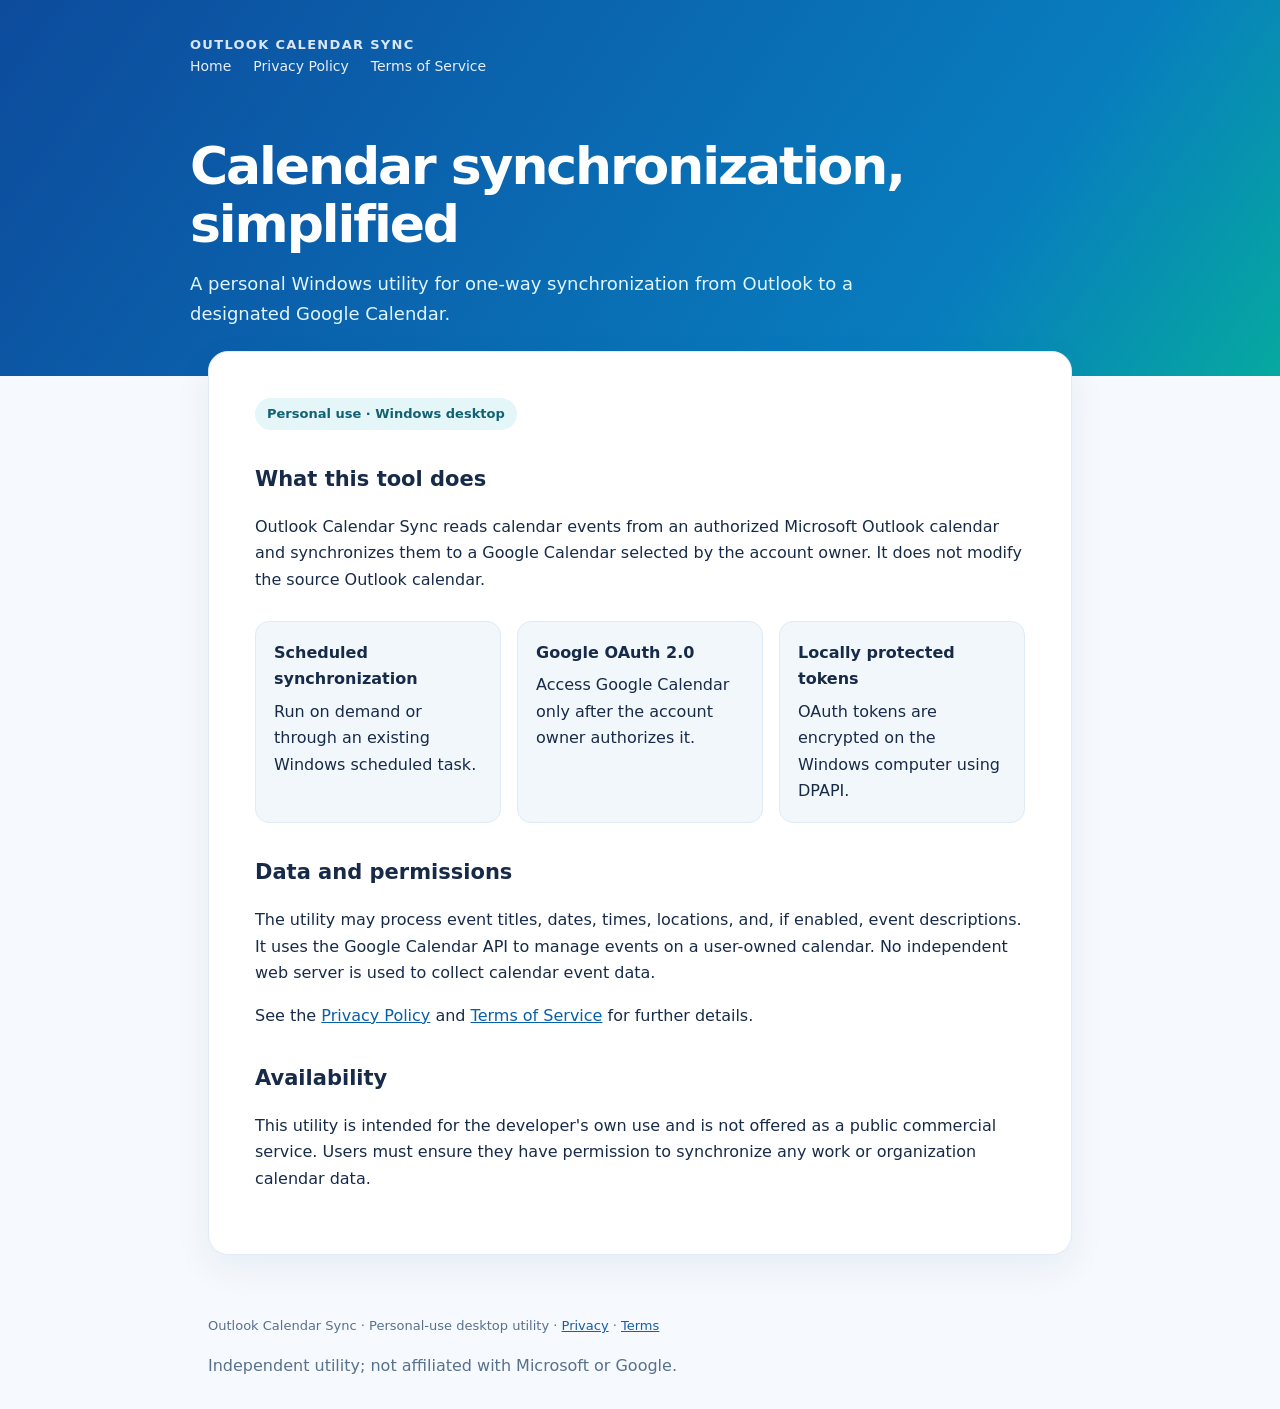
<file: index.html>
<!doctype html><html lang="en"><head><meta charset="utf-8"><meta name="viewport" content="width=device-width,initial-scale=1"><meta name="description" content="A personal Windows utility for one-way synchronization from Outlook to a designated Google Calendar."><title>Calendar synchronization, simplified | Outlook Calendar Sync</title><link rel="stylesheet" href="style.css"></head><body><header><div class="brand">Outlook Calendar Sync</div><nav aria-label="Main navigation"><a href="index.html">Home</a><a href="privacy.html">Privacy Policy</a><a href="terms.html">Terms of Service</a></nav><h1>Calendar synchronization, simplified</h1><p>A personal Windows utility for one-way synchronization from Outlook to a designated Google Calendar.</p></header><main><article class="panel"><span class="chip">Personal use · Windows desktop</span><h2>What this tool does</h2><p>Outlook Calendar Sync reads calendar events from an authorized Microsoft Outlook calendar and synchronizes them to a Google Calendar selected by the account owner. It does not modify the source Outlook calendar.</p><div class="columns"><div class="item"><strong>Scheduled synchronization</strong>Run on demand or through an existing Windows scheduled task.</div><div class="item"><strong>Google OAuth 2.0</strong>Access Google Calendar only after the account owner authorizes it.</div><div class="item"><strong>Locally protected tokens</strong>OAuth tokens are encrypted on the Windows computer using DPAPI.</div></div><h2>Data and permissions</h2><p>The utility may process event titles, dates, times, locations, and, if enabled, event descriptions. It uses the Google Calendar API to manage events on a user-owned calendar. No independent web server is used to collect calendar event data.</p><p>See the <a href="privacy.html">Privacy Policy</a> and <a href="terms.html">Terms of Service</a> for further details.</p><h2>Availability</h2><p>This utility is intended for the developer's own use and is not offered as a public commercial service. Users must ensure they have permission to synchronize any work or organization calendar data.</p></article></main><footer>Outlook Calendar Sync · Personal-use desktop utility · <a href="privacy.html">Privacy</a> · <a href="terms.html">Terms</a><p>Independent utility; not affiliated with Microsoft or Google.</p></footer></body></html>
</file>
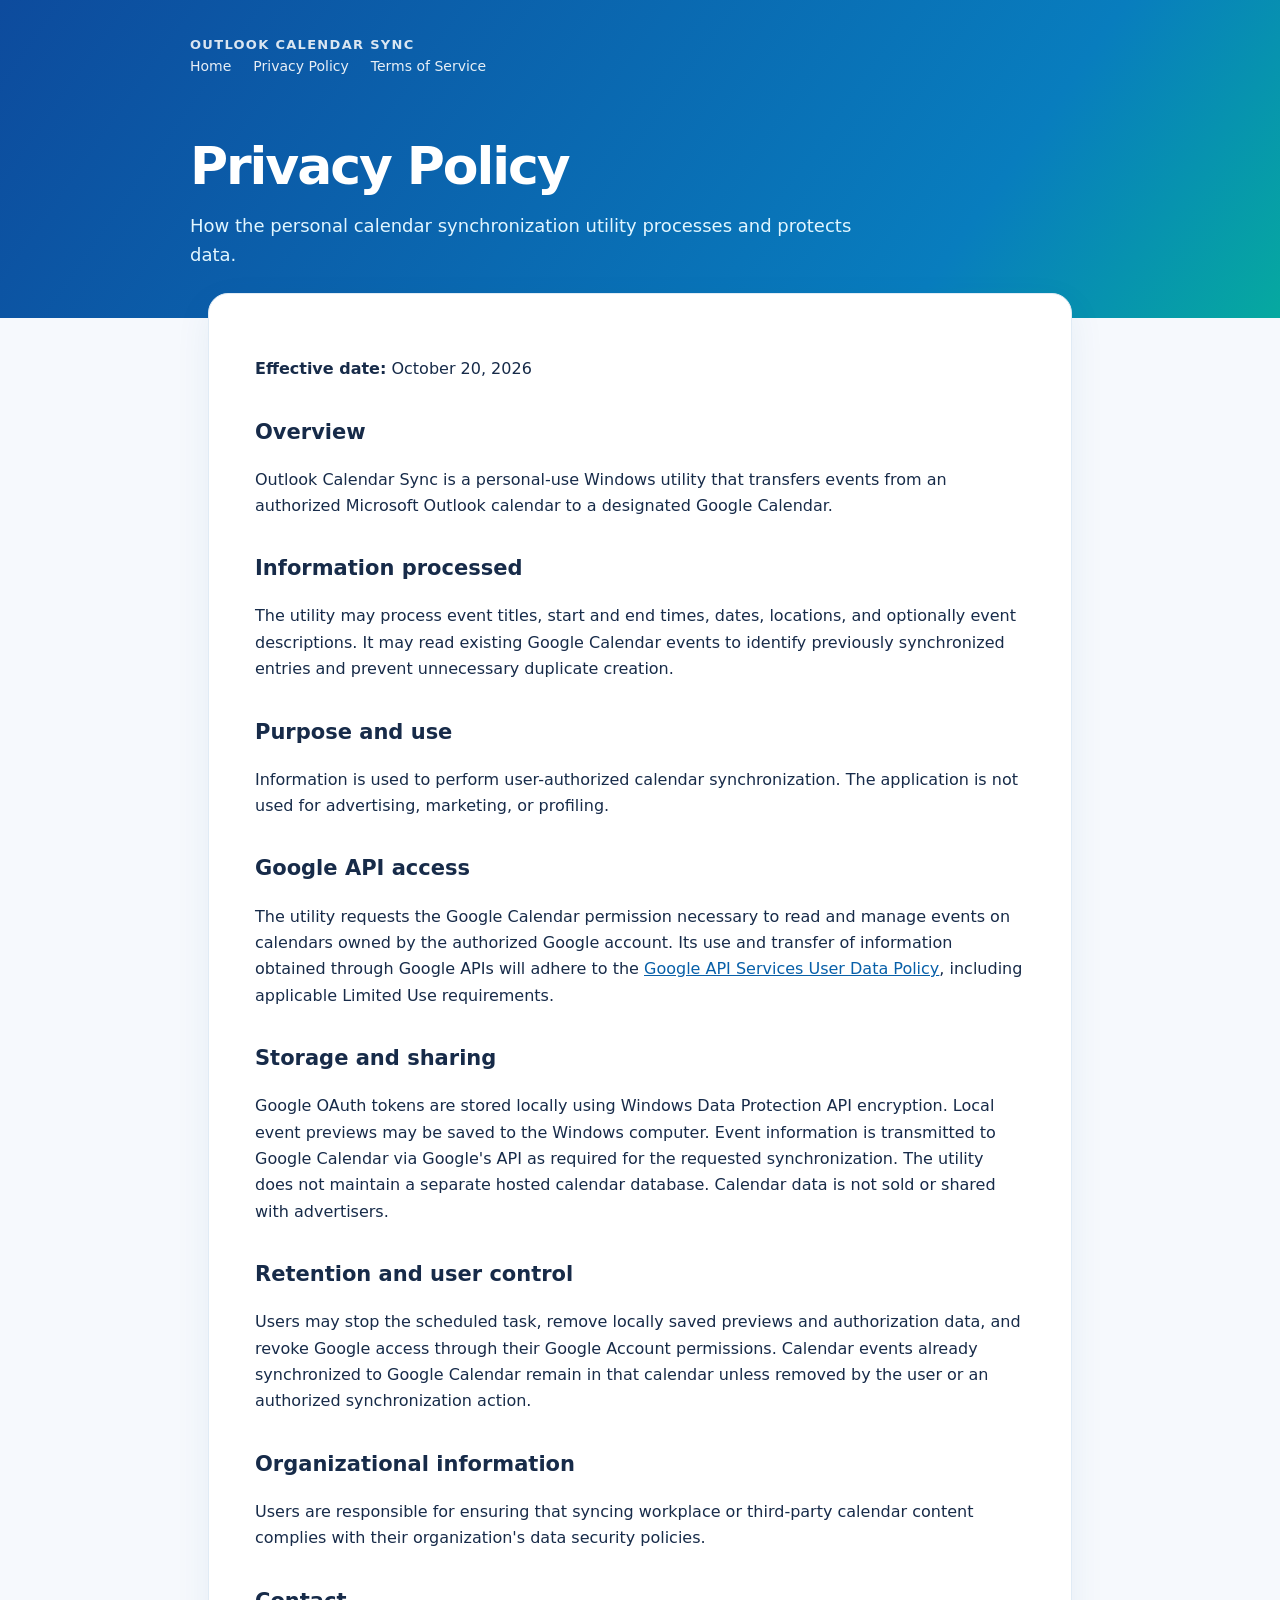
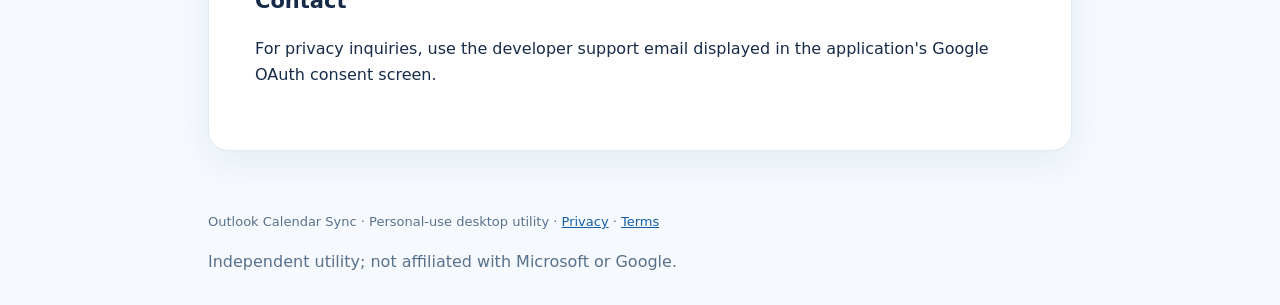
<file: privacy.html>
<!doctype html><html lang="en"><head><meta charset="utf-8"><meta name="viewport" content="width=device-width,initial-scale=1"><meta name="description" content="How the personal calendar synchronization utility processes and protects data."><title>Privacy Policy | Outlook Calendar Sync</title><link rel="stylesheet" href="style.css"></head><body><header><div class="brand">Outlook Calendar Sync</div><nav aria-label="Main navigation"><a href="index.html">Home</a><a href="privacy.html">Privacy Policy</a><a href="terms.html">Terms of Service</a></nav><h1>Privacy Policy</h1><p>How the personal calendar synchronization utility processes and protects data.</p></header><main><article class="panel"><p><strong>Effective date:</strong> October 20, 2026</p><h2>Overview</h2><p>Outlook Calendar Sync is a personal-use Windows utility that transfers events from an authorized Microsoft Outlook calendar to a designated Google Calendar.</p><h2>Information processed</h2><p>The utility may process event titles, start and end times, dates, locations, and optionally event descriptions. It may read existing Google Calendar events to identify previously synchronized entries and prevent unnecessary duplicate creation.</p><h2>Purpose and use</h2><p>Information is used to perform user-authorized calendar synchronization. The application is not used for advertising, marketing, or profiling.</p><h2>Google API access</h2><p>The utility requests the Google Calendar permission necessary to read and manage events on calendars owned by the authorized Google account. Its use and transfer of information obtained through Google APIs will adhere to the <a href="https://developers.google.com/terms/api-services-user-data-policy">Google API Services User Data Policy</a>, including applicable Limited Use requirements.</p><h2>Storage and sharing</h2><p>Google OAuth tokens are stored locally using Windows Data Protection API encryption. Local event previews may be saved to the Windows computer. Event information is transmitted to Google Calendar via Google's API as required for the requested synchronization. The utility does not maintain a separate hosted calendar database. Calendar data is not sold or shared with advertisers.</p><h2>Retention and user control</h2><p>Users may stop the scheduled task, remove locally saved previews and authorization data, and revoke Google access through their Google Account permissions. Calendar events already synchronized to Google Calendar remain in that calendar unless removed by the user or an authorized synchronization action.</p><h2>Organizational information</h2><p>Users are responsible for ensuring that syncing workplace or third-party calendar content complies with their organization's data security policies.</p><h2>Contact</h2><p>For privacy inquiries, use the developer support email displayed in the application's Google OAuth consent screen.</p></article></main><footer>Outlook Calendar Sync · Personal-use desktop utility · <a href="privacy.html">Privacy</a> · <a href="terms.html">Terms</a><p>Independent utility; not affiliated with Microsoft or Google.</p></footer></body></html>
</file>
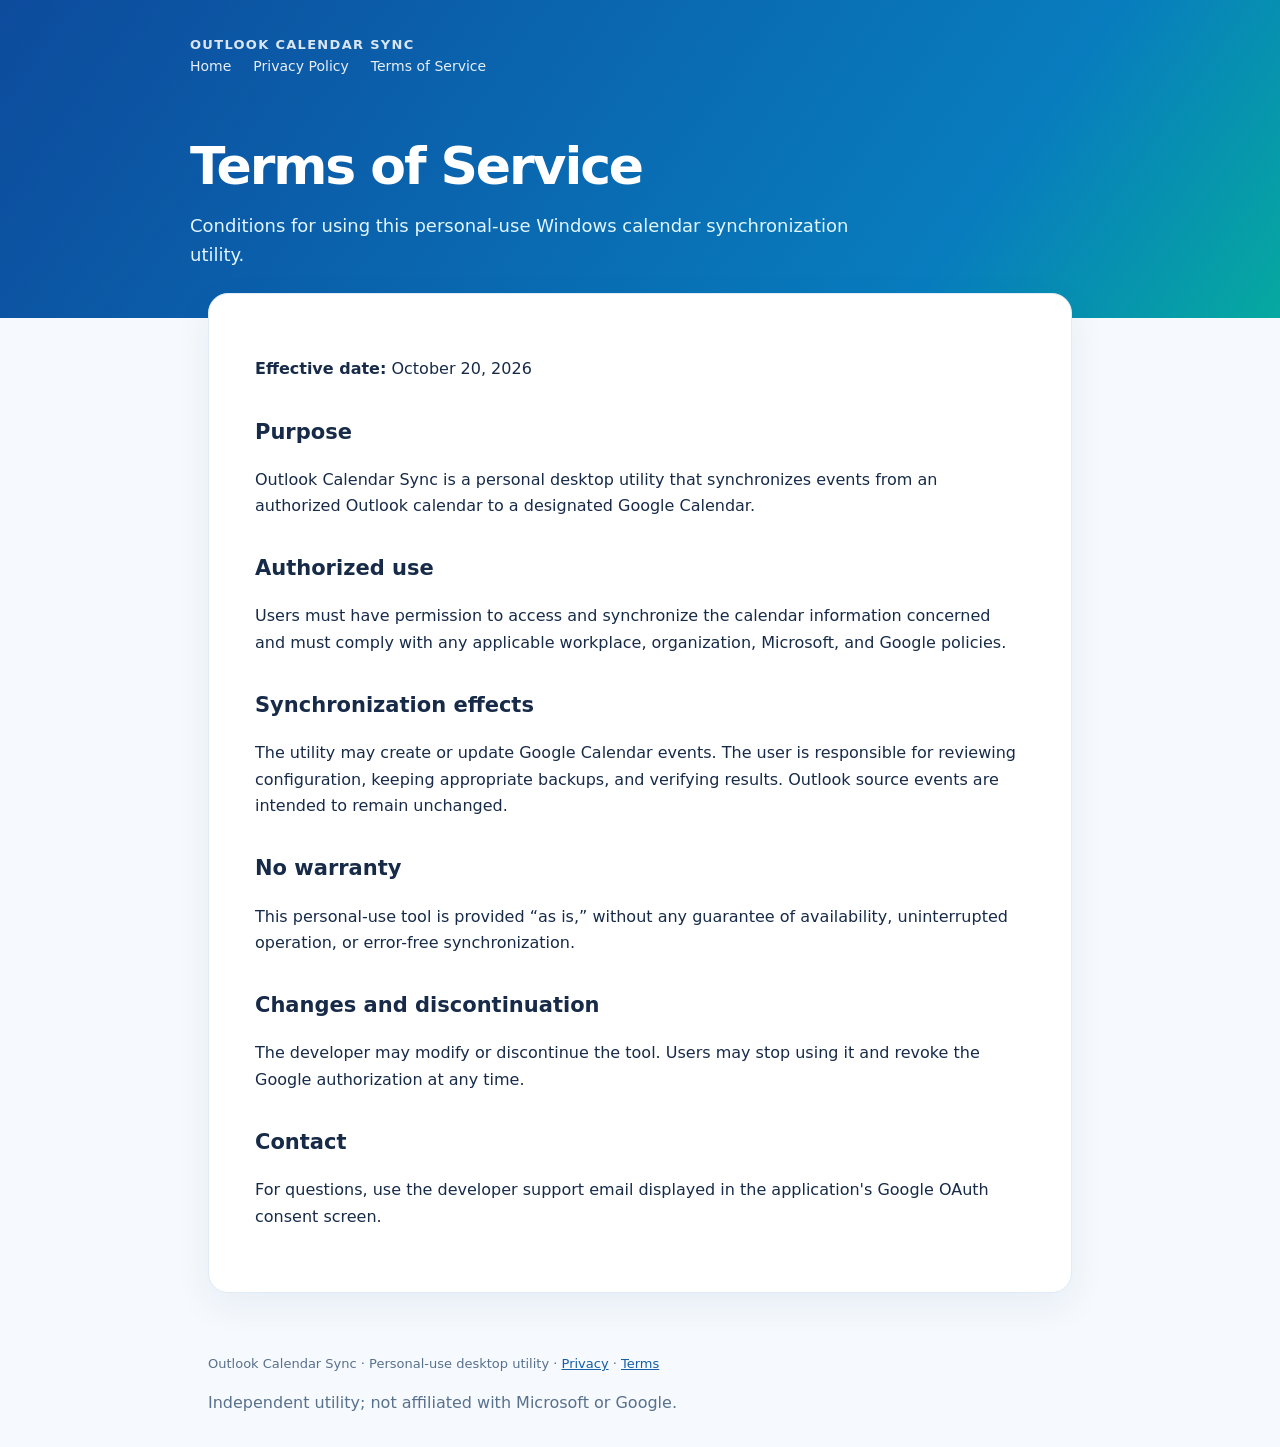
<file: terms.html>
<!doctype html><html lang="en"><head><meta charset="utf-8"><meta name="viewport" content="width=device-width,initial-scale=1"><meta name="description" content="Conditions for using this personal-use Windows calendar synchronization utility."><title>Terms of Service | Outlook Calendar Sync</title><link rel="stylesheet" href="style.css"></head><body><header><div class="brand">Outlook Calendar Sync</div><nav aria-label="Main navigation"><a href="index.html">Home</a><a href="privacy.html">Privacy Policy</a><a href="terms.html">Terms of Service</a></nav><h1>Terms of Service</h1><p>Conditions for using this personal-use Windows calendar synchronization utility.</p></header><main><article class="panel"><p><strong>Effective date:</strong> October 20, 2026</p><h2>Purpose</h2><p>Outlook Calendar Sync is a personal desktop utility that synchronizes events from an authorized Outlook calendar to a designated Google Calendar.</p><h2>Authorized use</h2><p>Users must have permission to access and synchronize the calendar information concerned and must comply with any applicable workplace, organization, Microsoft, and Google policies.</p><h2>Synchronization effects</h2><p>The utility may create or update Google Calendar events. The user is responsible for reviewing configuration, keeping appropriate backups, and verifying results. Outlook source events are intended to remain unchanged.</p><h2>No warranty</h2><p>This personal-use tool is provided “as is,” without any guarantee of availability, uninterrupted operation, or error-free synchronization.</p><h2>Changes and discontinuation</h2><p>The developer may modify or discontinue the tool. Users may stop using it and revoke the Google authorization at any time.</p><h2>Contact</h2><p>For questions, use the developer support email displayed in the application's Google OAuth consent screen.</p></article></main><footer>Outlook Calendar Sync · Personal-use desktop utility · <a href="privacy.html">Privacy</a> · <a href="terms.html">Terms</a><p>Independent utility; not affiliated with Microsoft or Google.</p></footer></body></html>
</file>
<file: style.css>
*{box-sizing:border-box}body{margin:0;font-family:system-ui,-apple-system,"Segoe UI",Arial,sans-serif;color:#172b49;background:#f6f9fd;line-height:1.65}header{background:linear-gradient(125deg,#0d4b9d,#087dbe 75%,#06a9a0);color:white;padding:34px max(24px,calc((100vw - 900px)/2)) 48px}nav{display:flex;gap:22px;flex-wrap:wrap;margin:0 0 58px}nav a{color:white;text-decoration:none;opacity:.9;font-size:14px}nav a:hover{text-decoration:underline}.brand{font-size:13px;font-weight:750;letter-spacing:.1em;text-transform:uppercase;opacity:.85}h1{font-size:clamp(31px,5vw,52px);line-height:1.12;letter-spacing:-.04em;margin:12px 0 16px}header p{max-width:670px;color:#e1f6ff;font-size:18px;margin:0}main{max-width:900px;margin:-25px auto 60px;padding:0 18px}.panel{background:white;border:1px solid #e0ebf5;box-shadow:0 12px 36px #1d558a12;border-radius:20px;padding:clamp(24px,5vw,46px)}h2{font-size:21px;margin-top:32px}h2:first-child{margin-top:0}p,li{font-size:16px}ul{padding-left:23px}footer{max-width:900px;margin:0 auto 30px;padding:0 18px;color:#58718d;font-size:13px}footer a{color:#145fa8}.chip{display:inline-block;background:#e5f6f8;color:#126273;padding:5px 12px;border-radius:99px;font-size:13px;font-weight:650}.columns{display:grid;grid-template-columns:repeat(auto-fit,minmax(230px,1fr));gap:16px;margin:28px 0}.item{background:#f2f7fc;border:1px solid #dfebf6;border-radius:14px;padding:18px}.item strong{display:block;margin-bottom:6px}a{color:#075fa8}a:focus-visible{outline:3px solid #02aebd;outline-offset:3px}@media(max-width:640px){header{padding:26px 22px 55px}nav{margin-bottom:45px;gap:15px}}
</file>
